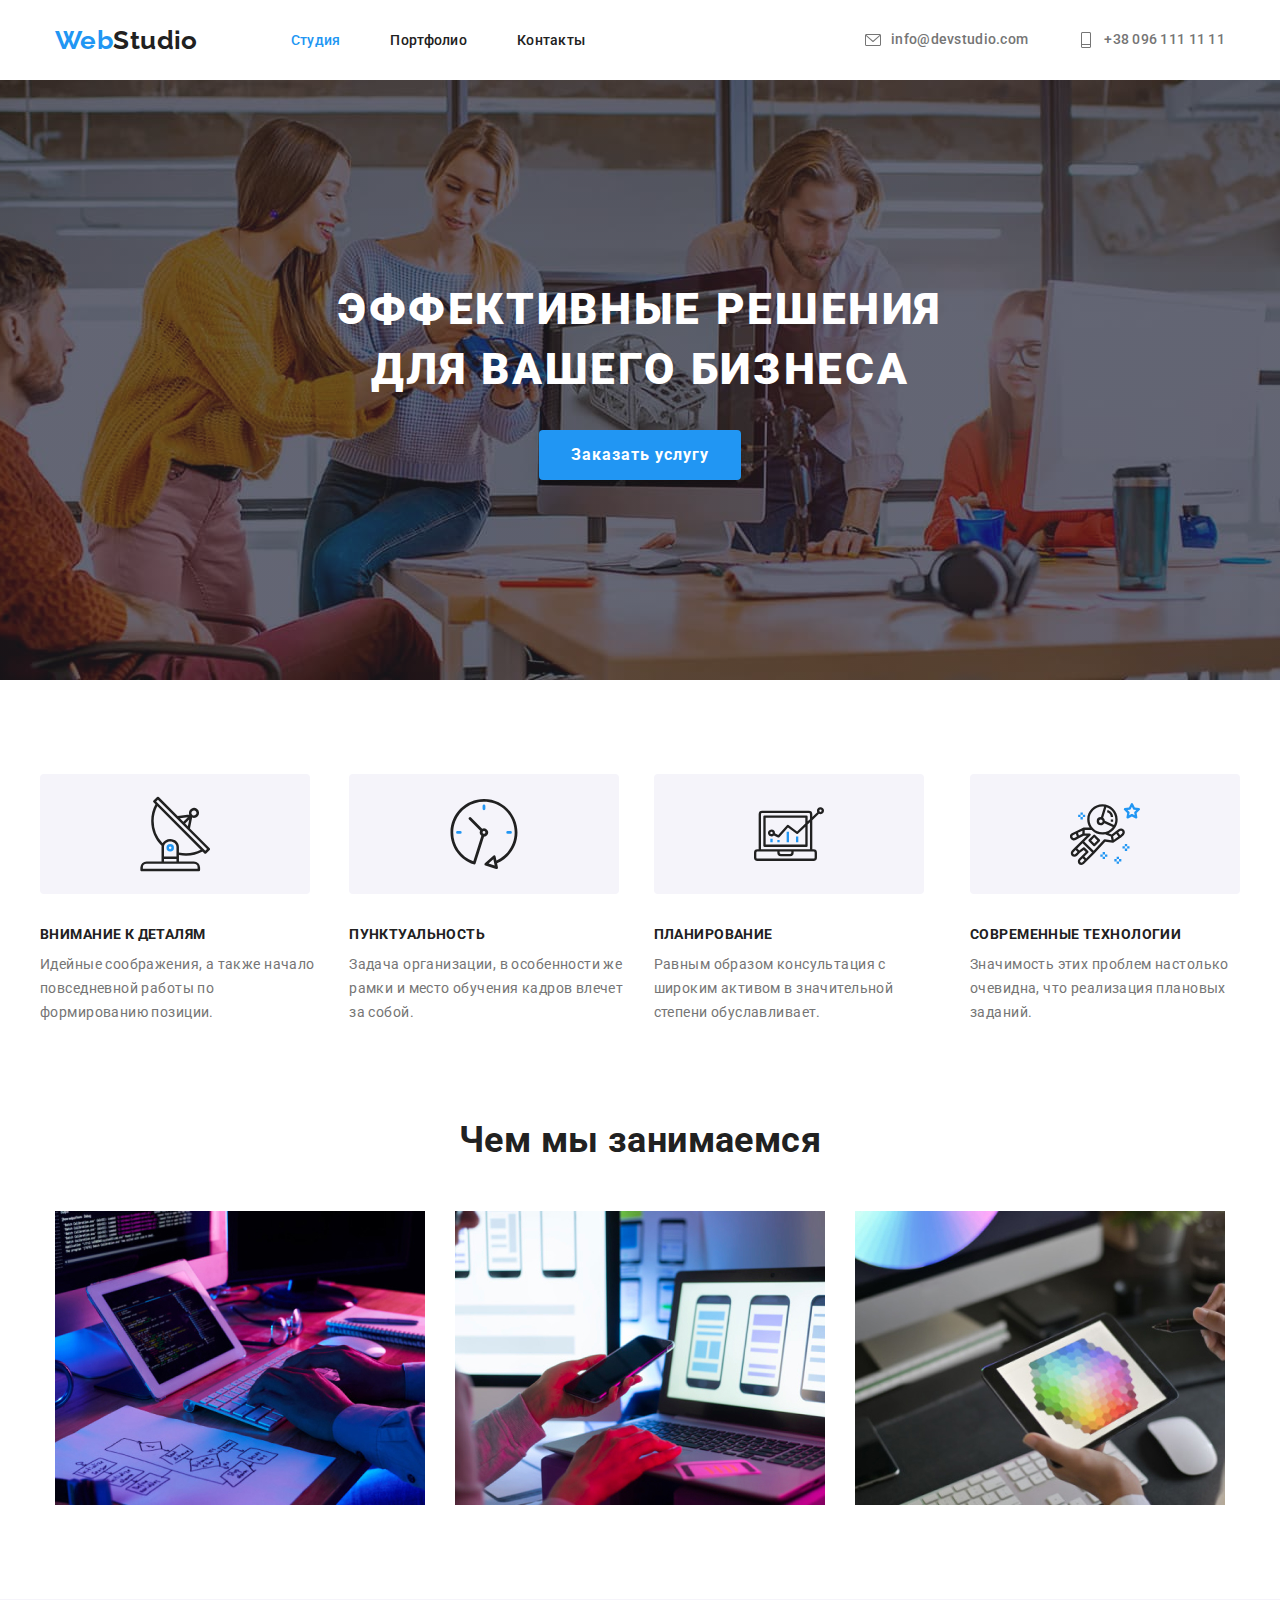
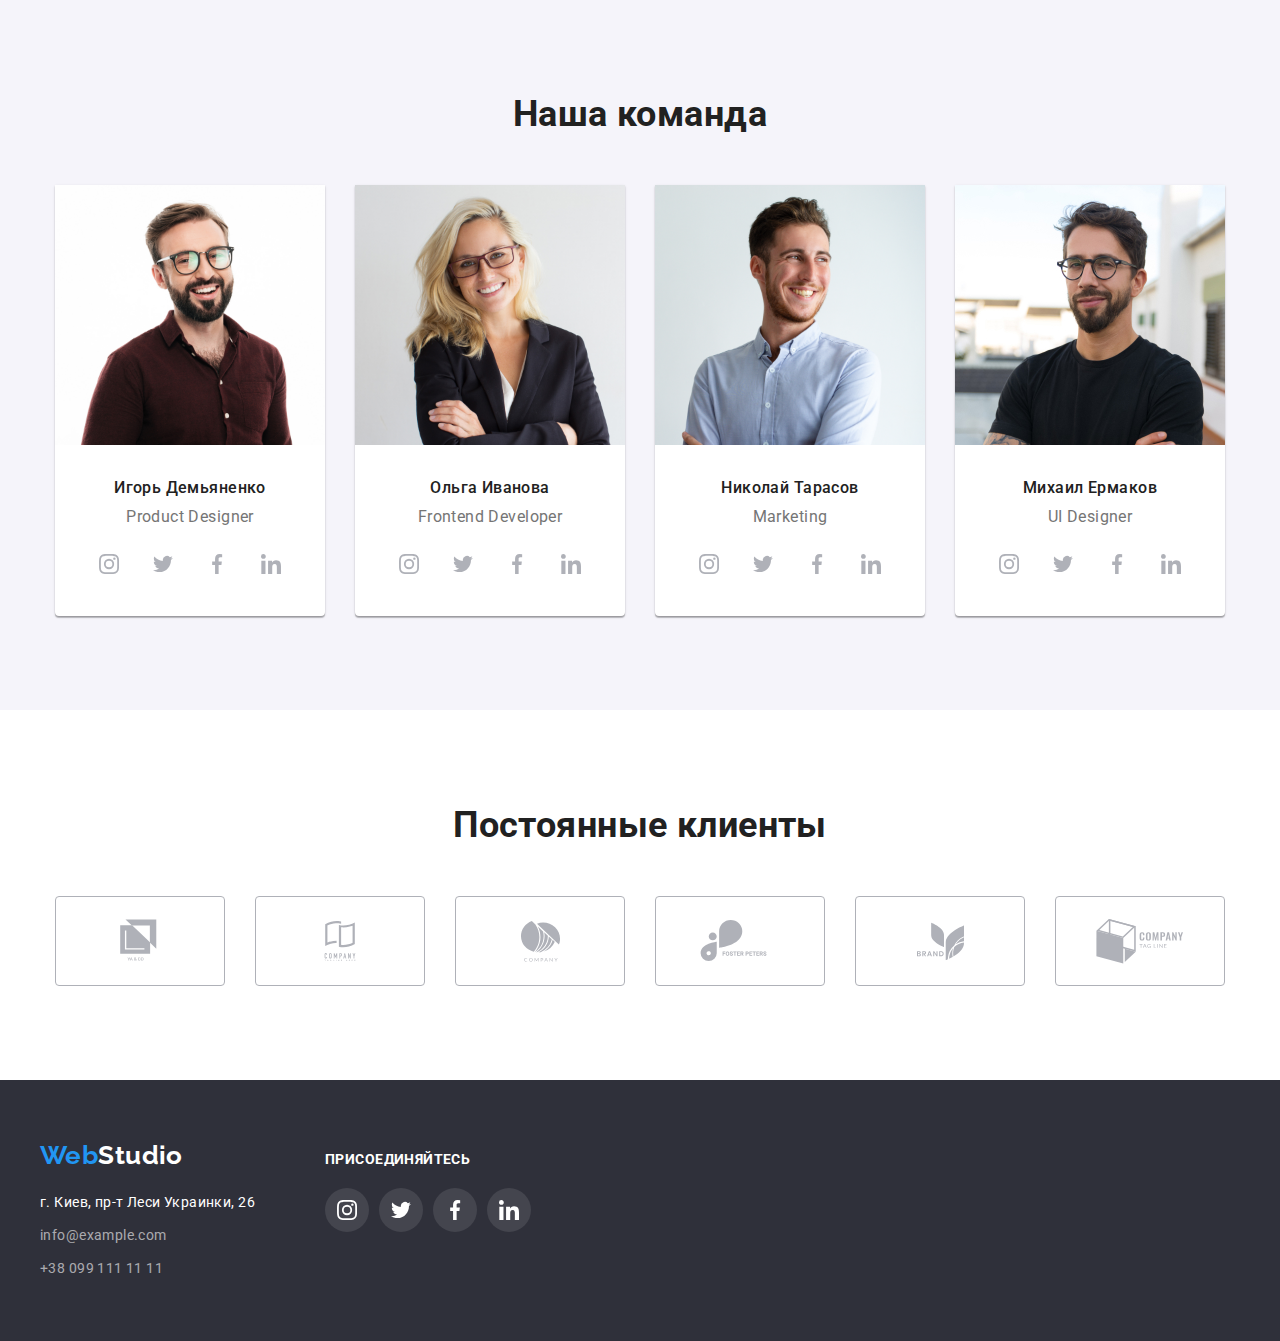
<file: index.html>
<!DOCTYPE html>
<html lang="ru">
<head>
    <meta charset="UTF-8">
    <meta name="viewport" content="width=device-width, initial-scale=1.0">
    <title>Студия</title>
    <link rel="stylesheet" href="https://cdnjs.cloudflare.com/ajax/libs/modern-normalize/0.7.0/modern-normalize.min.css">
    <link href="https://fonts.googleapis.com/css2?family=Raleway:wght@700&family=Roboto:wght@400;500;700;900&display=swap" rel="stylesheet">
    <link rel="stylesheet" href="./css/styles.css">
</head>
<body>
    <!--Шапка сайта-->
    <header class="page-header">
       <div class="container">
            <nav class="navigation">
                <a href="./index.html" lang="en" class="logo"><span>Web</span>Studio</a>
                <ul class="list site-nav">
                    <li class="site-nav-item"><a href="./index.html" class="link current">Студия</a></li>
                    <li class="site-nav-item"><a href="./portfolio.html" class="link">Портфолио</a></li>
                    <li class="site-nav-item"><a href="" class="link">Контакты</a></li>
                </ul> 
            </nav>

            <ul class="list auth-nav">
                <li class="auth-nav-item">
                    <a href="mailto:info@devstudio.com" class="link">
                        <svg class="icon-auth-nav" width="16" height="12">
                            <use href="./images/sprite.svg#icon-mail"></use>
                        </svg>
                        info@devstudio.com
                    </a>
                </li>
                <li class="auth-nav-item">
                    <a href="tel:380961111111" class="link">
                        <svg class="icon-auth-nav" width="10" height="16">
                            <use href="./images/sprite.svg#icon-tel"></use>
                        </svg>
                        +38 096 111 11 11
                    </a>
                </li> 
            </ul>
       </div>
    </header>

    <main>
        <!--Герой-->
        <section class="hero">
                <h1 class="hero-title">Эффективные решения <br> для вашего бизнеса</h1>
                <button type="button" class="button">Заказать услугу</button>
        </section>

        <!--Преимущество-->
        <section class="section feature">
            <div class="container">
                <h2 class="title section-title visually-hidden">Наши преимущества</h2>
                <ul class="feature-list">
                    <li class="list feature-list-item">
                        <svg class="icon-feature-list" width="270" height="120">
                            <use href="./images/sprite.svg#icon-feature1"></use>
                        </svg>
                        <h3 class="subtitle feature-title">Внимание к деталям</h3>
                        <p class="text section-item">Идейные соображения, а также начало повседневной работы по формированию позиции.</p>
                    </li>
                    <li class="list feature-list-item">
                        <svg class="icon-feature-list" width="270" height="120">
                            <use href="./images/sprite.svg#icon-feature2"></use>
                        </svg>
                        <h3 class="subtitle feature-title">Пунктуальность</h3>
                        <p class="text section-item">Задача организации, в особенности же рамки и место обучения кадров влечет за собой.</p>
                    </li>
                    <li class="list feature-list-item">
                        <svg class="icon-feature-list" width="270" height="120">
                            <use href="./images/sprite.svg#icon-feature3"></use>
                        </svg>
                        <h3 class="subtitle feature-title">Планирование</h3>
                        <p class="text section-item">Равным образом консультация с широким активом в значительной степени обуславливает.</p>
                    </li>
                    <li class="list feature-list-item">
                        <div>
                            <svg class="icon-feature-list" width="270" height="120">
                                <use href="./images/sprite.svg#icon-feature4"></use>
                            </svg>
                        </div>
                        <h3 class="subtitle feature-title">Современные технологии</h3>
                        <p class="text section-item">Значимость этих проблем настолько очевидна, что реализация плановых заданий.</p>
                    </li>
                </ul>
            </div> 
        </section>

        <!--Чем мы занимаемся-->
        <section class="section">
            <div class="container service">
                <h2 class="title section-title">Чем мы занимаемся</h2>
                <ul class="list service-list">
                    <li class="service-item">
                        <img src="./images/work1.jpg" alt="Десктопные приложения" width="370" class="service-img">
                    </li>
                    <li class="service-item"> 
                        <img src="./images/work2.jpg" alt="Мобильные приложения" width="370" class="service-img">
                    </li>
                    <li class="service-item">
                        <img src="./images/work3.jpg" alt="Дизайнерские решения" width="370" class="service-img">
                    </li>  
                </ul>
            </div>
        </section>

        <!--Наша команда-->
        <section class="section team">
            <div class="container">
                <h2 class="title section-title">Наша команда</h2>
                <ul class="list team-list">
                    <li class="team-card">
                        <img class="team-photo" src="./images/teamcard1.jpg" alt="Игорь Демьяненко фото" width="270">
                        <h3 class="subtitle">Игорь Демьяненко</h3>
                        <p lang="en" class="text section-item career">Product Designer</p>
                        <ul class="list social-link-list">
                            <li class="social-link-item">
                                <a href="" class="link link-button" aria-label="Ссылка на Instagram">
                                    <svg class="link-icon" width="20px" height="20px">
                                        <use href="./images/sprite.svg#icon-instagram"></use>
                                    </svg>
                                </a>
                            </li>
                            <li class="social-link-item">
                                <a href="" class="link link-button" aria-label="Ссылка на Twitter">
                                    <svg class="link-icon" width="20px" height="20px">
                                        <use href="./images/sprite.svg#icon-twitter"></use>
                                    </svg>
                                </a>
                            </li>
                            <li class="social-link-item">
                                <a href="" class="link link-button" aria-label="Ссылка на Facebook">
                                    <svg class="link-icon" width="20px" height="20px">
                                        <use href="./images/sprite.svg#icon-facebook"></use>
                                    </svg>
                                </a>
                            </li>
                            <li class="social-link-item">
                                <a href="" class="link link-button" aria-label="Ссылка на Linkedin">
                                    <svg class="link-icon" width="20px" height="20px">
                                        <use href="./images/sprite.svg#icon-linkedin"></use>
                                    </svg>
                                </a>
                            </li>
                        </ul>
                    </li>
                    <li class="team-card">
                        <img class="team-photo" src="./images/teamcard2.jpg" alt="Ольга Иванова фото" width="270">
                        <h3 class="subtitle">Ольга Иванова</h3>
                        <p lang="en" class="text section-item career">Frontend Developer</p>
                        <ul class="list social-link-list">
                            <li class="social-link-item">
                                <a href="" class="link link-button" aria-label="Ссылка на Instagram">
                                    <svg class="link-icon" width="20px" height="20px">
                                        <use href="./images/sprite.svg#icon-instagram"></use>
                                    </svg>
                                </a>
                            </li>
                            <li class="social-link-item">
                                <a href="" class="link link-button" aria-label="Ссылка на Twitter">
                                    <svg class="link-icon" width="20px" height="20px">
                                        <use href="./images/sprite.svg#icon-twitter"></use>
                                    </svg>
                                </a>
                            </li>
                            <li class="social-link-item">
                                <a href="" class="link link-button" aria-label="Ссылка на Facebook">
                                    <svg class="link-icon" width="20px" height="20px">
                                        <use href="./images/sprite.svg#icon-facebook"></use>
                                    </svg>
                                </a>
                            </li>
                            <li class="social-link-item">
                                <a href="" class="link link-button" aria-label="Ссылка на Linkedin">
                                    <svg class="link-icon" width="20px" height="20px">
                                        <use href="./images/sprite.svg#icon-linkedin"></use>
                                    </svg>
                                </a>
                            </li>
                        </ul>
                    </li>
                    <li class="team-card">
                        <img class="team-photo" src="./images/teamcard3.jpg" alt="Николай Тарасов фото" width="270">
                        <h3 class="subtitle">Николай Тарасов</h3>
                        <p lang="en" class="text section-item career">Marketing</p>
                        <ul class="list social-link-list">
                            <li class="social-link-item">
                                <a href="" class="link link-button" aria-label="Ссылка на Instagram">
                                    <svg class="link-icon" width="20px" height="20px">
                                        <use href="./images/sprite.svg#icon-instagram"></use>
                                    </svg>
                                </a>
                            </li>
                            <li class="social-link-item">
                                <a href="" class="link link-button" aria-label="Ссылка на Twitter">
                                    <svg class="link-icon" width="20px" height="20px">
                                        <use href="./images/sprite.svg#icon-twitter"></use>
                                    </svg>
                                </a>
                            </li>
                            <li class="social-link-item">
                                <a href="" class="link link-button" aria-label="Ссылка на Facebook">
                                    <svg class="link-icon" width="20px" height="20px">
                                        <use href="./images/sprite.svg#icon-facebook"></use>
                                    </svg>
                                </a>
                            </li>
                            <li class="social-link-item">
                                <a href="" class="link link-button" aria-label="Ссылка на Linkedin">
                                    <svg class="link-icon" width="20px" height="20px">
                                        <use href="./images/sprite.svg#icon-linkedin"></use>
                                    </svg>
                                </a>
                            </li>
                        </ul>
                    </li>
                    <li class="team-card">
                        <img class="team-photo" src="./images/teamcard4.jpg" alt="Михаил Ермаков фото" width="270">
                        <h3 class="subtitle">Михаил Ермаков</h3>
                        <p lang="en" class="text section-item career">UI Designer</p>
                        <ul class="list social-link-list">
                            <li class="social-link-item">
                                <a href="" class="link link-button" aria-label="Ссылка на Instagram">
                                    <svg class="link-icon" width="20px" height="20px">
                                        <use href="./images/sprite.svg#icon-instagram"></use>
                                    </svg>
                                </a>
                            </li>
                            <li class="social-link-item">
                                <a href="" class="link link-button" aria-label="Ссылка на Twitter">
                                    <svg class="link-icon" width="20px" height="20px">
                                        <use href="./images/sprite.svg#icon-twitter"></use>
                                    </svg>
                                </a>
                            </li>
                            <li class="social-link-item">
                                <a href="" class="link link-button" aria-label="Ссылка на Facebook">
                                    <svg class="link-icon" width="20px" height="20px">
                                        <use href="./images/sprite.svg#icon-facebook"></use>
                                    </svg>
                                </a>
                            </li>
                            <li class="social-link-item">
                                <a href="" class="link link-button" aria-label="Ссылка на Linkedin">
                                    <svg class="link-icon" width="20px" height="20px">
                                        <use href="./images/sprite.svg#icon-linkedin"></use>
                                    </svg>
                                </a>
                            </li>
                        </ul>
                    </li>
                </ul>
            </div>
        </section>

        <!-- Постоянные клиенты -->
        <section class="section-clients">
            <div class="container">
                <h2 class="title section-title">Постоянные клиенты</h2>
                <ul class="list client-list">
                    <li class="client-item">
                        <a href="" class="client-card">
                            <svg class="client-card-icon" width="44" height="49">
                                 <use href="./images/sprite.svg#icon-client1"></use>
                            </svg>
                        </a>
                    </li>
                    <li class="client-item">
                        <a href="" class="client-card">
                            <svg class="client-card-icon" width="40" height="52">
                                 <use href="./images/sprite.svg#icon-client2"></use>
                            </svg>
                        </a>
                    </li>
                    <li class="client-item">
                        <a href="" class="client-card">
                            <svg class="client-card-icon" width="41" height="43">
                                 <use href="./images/sprite.svg#icon-client3"></use>
                            </svg>
                        </a>
                    </li>
                    <li class="client-item">
                        <a href="" class="client-card">
                            <svg class="client-card-icon" width="80" height="42">
                                 <use href="./images/sprite.svg#icon-client4"></use>
                            </svg>
                        </a>
                    </li>
                    <li class="client-item">
                        <a href="" class="client-card">
                            <svg class="client-card-icon" width="59" height="47">
                                 <use href="./images/sprite.svg#icon-client5"></use>
                            </svg>
                        </a>
                    </li>
                    <li class="client-item">
                        <a href="" class="client-card">
                            <svg class="client-card-icon" width="88" height="45">
                                 <use href="./images/sprite.svg#icon-client6"></use>
                            </svg>
                        </a>
                    </li>
                </ul>
            </div>
        </section>

    </main>

  <!--футер-->
     <footer class="page-footer">
         <div class="container">
            <div class="section-address">
                <a href="index.html" lang="en" class="logo"><span>Web</span>Studio</a>
                <address class="address">
                    <p class="location">г. Киев, пр-т Леси Украинки, 26</p>
                    <ul class="list footer-auth-nav">
                        <li class="footer-auth-nav-item">
                            <a href="mailto:info@example.com" class="link">info@example.com</a>
                        </li>
                        <li class="footer-auth-nav-item">
                            <a href="tel:380991111111" class="link">+38 099 111 11 11</a>
                        </li>
                    </ul>
                </address>  
             </div>   
             <div class="section-subscription">
                 <h3 class="subtitle footer-title">Присоединяйтесь</h3>
                 <ul class="list social-link-list footer-links">
                    <li class="social-link-item">
                        <a href="" class="link link-button footer-link-button" aria-label="Ссылка на Instagram">
                            <svg class="link-icon" width="20px" height="20px">
                                <use href="./images/sprite.svg#icon-instagram"></use>
                            </svg>
                        </a>
                    </li>
                    <li class="social-link-item">
                        <a href="" class="link link-button footer-link-button" aria-label="Ссылка на Twitter">
                            <svg class="link-icon" width="20px" height="20px">
                                <use href="./images/sprite.svg#icon-twitter"></use>
                            </svg>
                        </a>
                    </li>
                    <li class="social-link-item">
                        <a href="" class="link link-button footer-link-button" aria-label="Ссылка на Facebook">
                            <svg class="link-icon" width="20px" height="20px">
                                <use href="./images/sprite.svg#icon-facebook"></use>
                            </svg>
                        </a>
                    </li>
                    <li class="social-link-item">
                        <a href="" class="link link-button footer-link-button" aria-label="Ссылка на Linkedin">
                            <svg class="link-icon" width="20px" height="20px">
                                <use href="./images/sprite.svg#icon-linkedin"></use>
                            </svg>
                        </a>
                    </li>
                 </ul>
             </div>  
         </div>
    </footer>
</body>
</html>
</file>
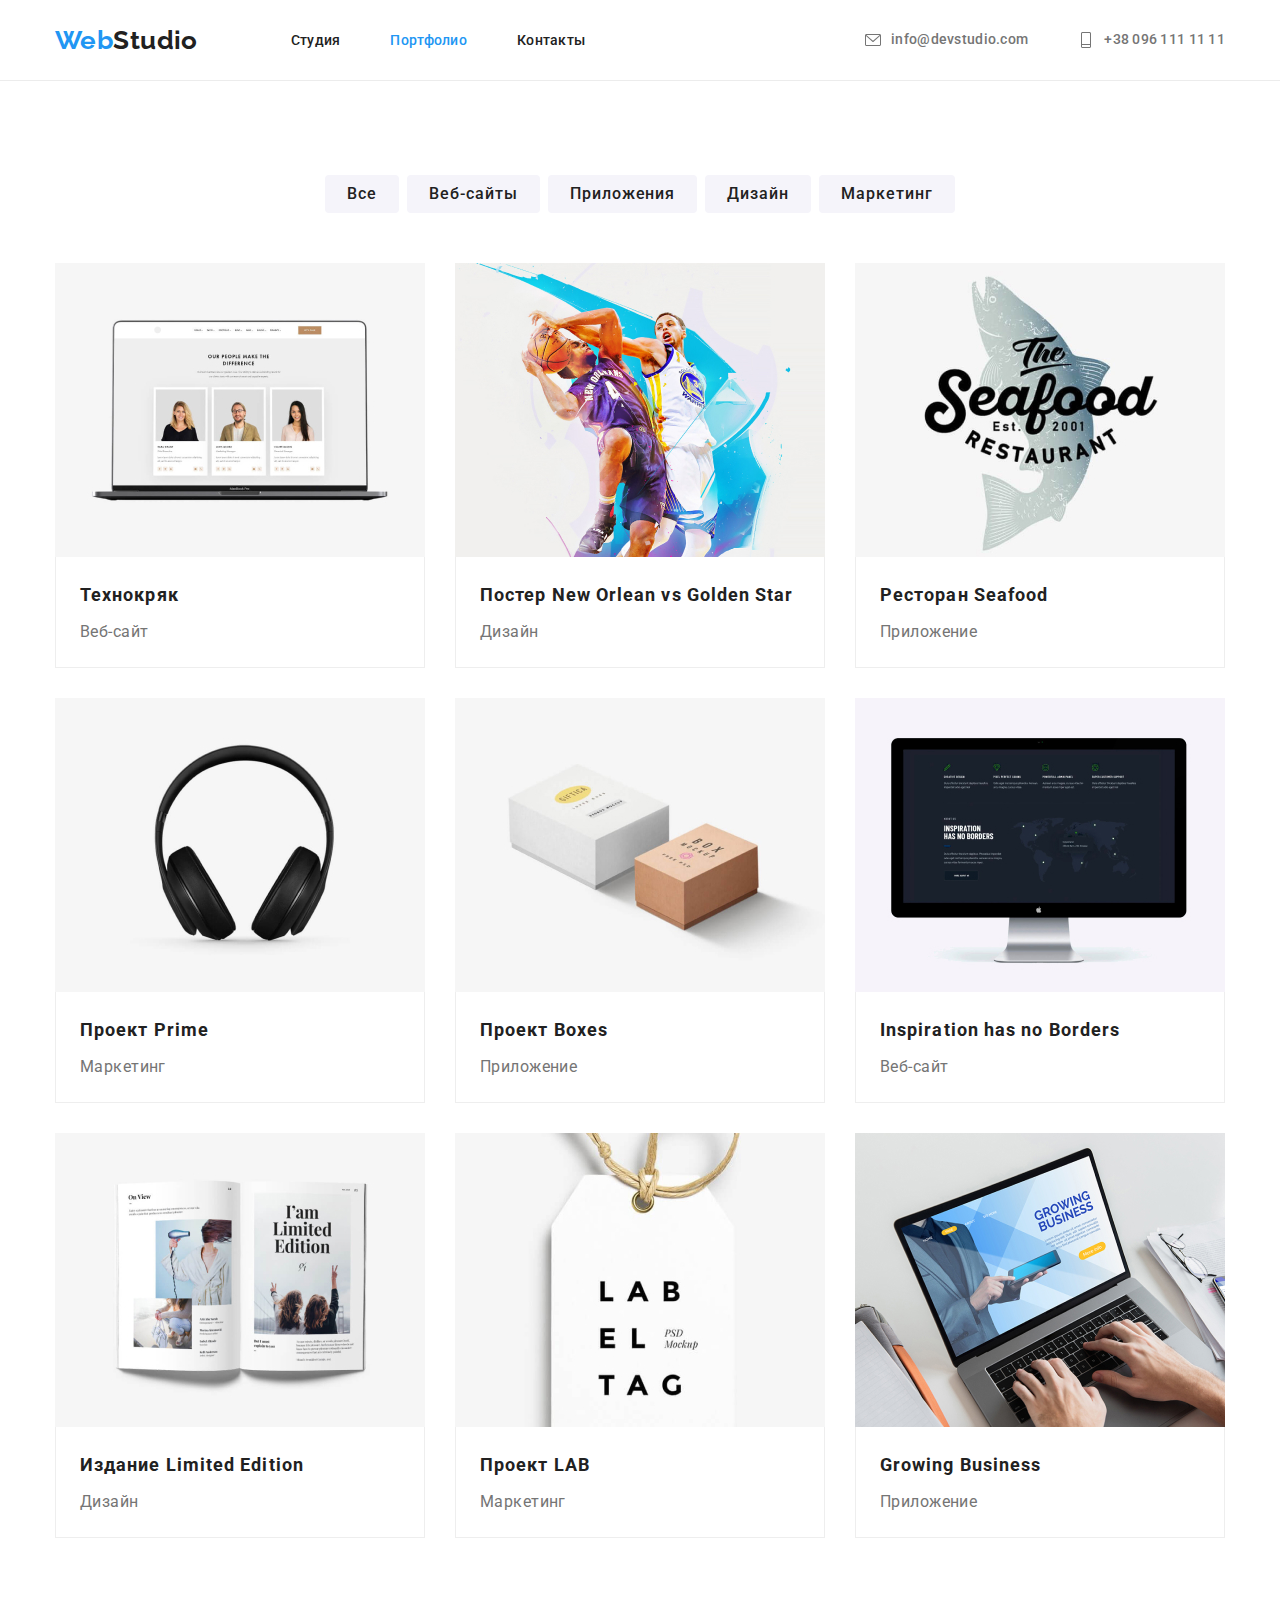
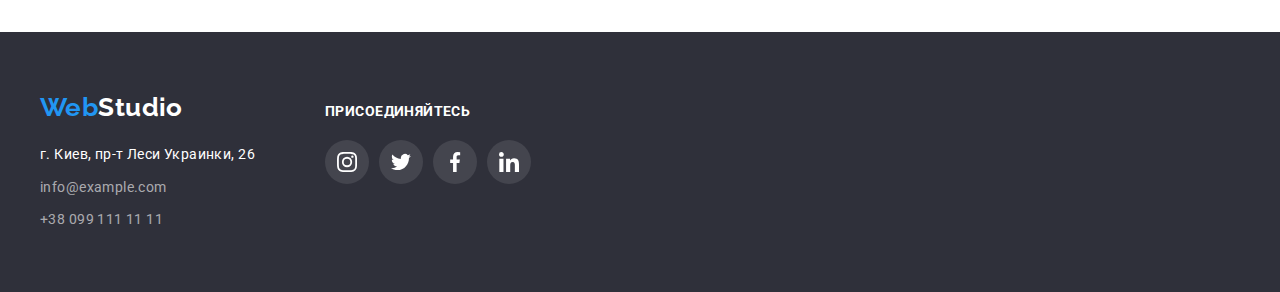
<file: portfolio.html>
<!DOCTYPE html>
<html lang="ru">
<head>
    <meta charset="UTF-8">
    <meta name="viewport" content="width=device-width, initial-scale=1.0">
    <title>Портфолио</title>
    <link rel="stylesheet" href="https://cdnjs.cloudflare.com/ajax/libs/modern-normalize/0.7.0/modern-normalize.min.css">
    <link href="https://fonts.googleapis.com/css2?family=Raleway:wght@700&family=Roboto:wght@400;500;700;900&display=swap" rel="stylesheet">
    <link rel="stylesheet" href="./css/styles.css">
</head>
<body>
    <!--Шапка сайта-->
    <header class="page-header">
        <div class="container">
             <nav class="navigation">
                 <a href="./index.html" lang="en" class="logo"><span>Web</span>Studio</a>
                 <ul class="list site-nav">
                     <li class="site-nav-item"><a href="./index.html" class="link">Студия</a></li>
                     <li class="site-nav-item"><a href="./portfolio.html" class="link current">Портфолио</a></li>
                     <li class="site-nav-item"><a href="" class="link">Контакты</a></li>
                 </ul> 
             </nav>
 
             <ul class="list auth-nav">
                <li class="auth-nav-item">
                    <a href="mailto:info@devstudio.com" class="link">
                        <svg class="icon-auth-nav" width="16" height="12">
                            <use href="./images/sprite.svg#icon-mail"></use>
                        </svg>
                        info@devstudio.com
                    </a>
                </li>
                <li class="auth-nav-item">
                    <a href="tel:380961111111" class="link">
                        <svg class="icon-auth-nav" width="10" height="16">
                            <use href="./images/sprite.svg#icon-tel"></use>
                        </svg>
                        +38 096 111 11 11
                    </a>
                </li> 
             </ul>
        </div>
     </header>

    <main>
        <section class="page-portfolio">
            <div class="container">
                <h1 class="visually-hidden">Наши работы</h1>

                <!-- Кнопки-фильтр -->
                <ul class="filter list">
                    <li class="filter-item"><button type="button" class="button">Все</button></li>
                    <li class="filter-item"><button type="button" class="button">Веб-сайты</button></li>
                    <li class="filter-item"><button type="button" class="button">Приложения</button></li>
                    <li class="filter-item"><button type="button" class="button">Дизайн</button></li>
                    <li class="filter-item"><button type="button" class="button">Маркетинг</button></li>
                </ul>
         
                <!-- Галерея -->
                <ul class="portfolio list">
                    <li class="portfolio-item">
                        <a href="" class="link">
                            <img src="./images/portfolio1.jpg" alt="Технокряк" class="poster" width="370" height="294">
                            <div class="portfolio-card">
                                <h2 class="title">Технокряк</h2>
                                 <p class="text">Веб-сайт</p>
                            </div>
                          </a>
                    </li>
                    <li class="portfolio-item">
                        <a href="" class="link">
                            <img src="./images/portfolio2.jpg" alt="Постер New Orlean vs Golden Star" class="poster" width="370" height="294">
                            <div class="portfolio-card">
                                <h2 class="title">Постер New Orlean vs Golden Star</h2>
                                <p class="text">Дизайн</p>
                            </div>
                        </a>
                    </li>
                    <li class="portfolio-item">
                        <a href="" class="link">
                            <img src="./images/portfolio3.jpg" alt="Ресторан Seafood" class="poster" width="370" height="294">
                            <div class="portfolio-card">
                                <h2 class="title">Ресторан Seafood</h2>
                                <p class="text">Приложение</p>
                            </div>
                        </a>
                    </li>
                    <li class="portfolio-item">
                        <a href="" class="link">
                            <img src="./images/portfolio4.jpg" alt="Проект Prime" class="poster" width="370" height="294">
                            <div class="portfolio-card">
                                <h2 class="title">Проект Prime</h2>
                                <p class="text">Маркетинг</p>
                            </div>
                        </a>
                    </li>
                    <li class="portfolio-item">
                        <a href="" class="link">
                            <img src="./images/portfolio5.jpg" alt="Проект Boxes" class="poster" width="370" height="294">
                            <div class="portfolio-card">
                                <h2 class="title">Проект Boxes</h2>
                                <p class="text">Приложение</p>
                            </div>
                        </a>
                    </li>
                    <li class="portfolio-item">
                        <a href="" class="link">
                            <img src="./images/portfolio6.jpg" alt="Inspiration has no Borders" class="poster" width="370" height="294">
                            <div class="portfolio-card">
                                <h2 class="title" lang="en">Inspiration has no Borders</h2>
                                <p class="text">Веб-сайт</p>
                            </div>
                        </a>
                    </li>
                    <li class="portfolio-item">
                        <a href="" class="link">
                            <img src="./images/portfolio7.jpg" alt="Издание Limited Edition" class="poster" width="370" height="294">
                            <div class="portfolio-card">
                                <h2 class="title">Издание Limited Edition</h2>
                                <p class="text">Дизайн</p>
                            </div>
                        </a>
                    </li>
                    <li class="portfolio-item">
                        <a href="" class="link">
                            <img src="./images/portfolio8.jpg" alt="Проект LAB" class="poster" width="370" height="294">
                            <div class="portfolio-card">
                                <h2 class="title">Проект LAB</h2>
                                <p class="text">Маркетинг</p>
                            </div>
                        </a>
                    </li>
                    <li class="portfolio-item">
                        <a href="" class="link">
                            <img src="./images/portfolio9.jpg" alt="Growing Business" class="poster" width="370" height="294">
                            <div class="portfolio-card">
                                <h2 class="title" lang="en">Growing Business</h2>
                                <p class="text">Приложение</p>
                            </div>
                        </a>
                    </li>
                </ul>
            </div>
        </section>   
    </main>

     <!--футер-->
     <footer class="page-footer">
        <div class="container">
           <div class="section-address">
               <a href="index.html" lang="en" class="logo"><span>Web</span>Studio</a>
               <address class="address">
                   <p class="location">г. Киев, пр-т Леси Украинки, 26</p>
                   <ul class="list footer-auth-nav">
                       <li class="footer-auth-nav-item">
                           <a href="mailto:info@example.com" class="link">info@example.com</a>
                       </li>
                       <li class="footer-auth-nav-item">
                           <a href="tel:380991111111" class="link">+38 099 111 11 11</a>
                       </li>
                   </ul>
               </address>  
            </div>   
            <div class="section-subscription">
                <h3 class="subtitle footer-title">Присоединяйтесь</h3>
                <ul class="list social-link-list footer-links">
                   <li class="social-link-item">
                       <a href="" class="link link-button footer-link-button" aria-label="Ссылка на Instagram">
                           <svg class="link-icon" width="20px" height="20px">
                               <use href="./images/sprite.svg#icon-instagram"></use>
                           </svg>
                       </a>
                   </li>
                   <li class="social-link-item">
                       <a href="" class="link link-button footer-link-button" aria-label="Ссылка на Twitter">
                           <svg class="link-icon" width="20px" height="20px">
                               <use href="./images/sprite.svg#icon-twitter"></use>
                           </svg>
                       </a>
                   </li>
                   <li class="social-link-item">
                       <a href="" class="link link-button footer-link-button" aria-label="Ссылка на Facebook">
                           <svg class="link-icon" width="20px" height="20px">
                               <use href="./images/sprite.svg#icon-facebook"></use>
                           </svg>
                       </a>
                   </li>
                   <li class="social-link-item">
                       <a href="" class="link link-button footer-link-button" aria-label="Ссылка на Linkedin">
                           <svg class="link-icon" width="20px" height="20px">
                               <use href="./images/sprite.svg#icon-linkedin"></use>
                           </svg>
                       </a>
                   </li>
                </ul>
            </div>  
        </div>
   </footer>
</body>
</html>
</file>
<file: css/styles.css>
html{
    box-sizing: border-box;
}

*
*::after,
*::before{
    box-sizing: inherit;
}

:root{
    --primary-text-color: #212121;
    --secondary-text-color: #757575;
    --accent-color: #2196F3;
    --primary-background-color: #ffffff;
    --secondary-background-color: #2F303A;
    --accessorial-background-color: #F5F4FA;
    --title-text-color: #ffffff;
    --background-icon: #AFB1B8;
}

body{
    background-color: var(--primary-background-color);
    color: var(--primary-text-color);
    font-family: 'Roboto', sans-serif;
    font-size: 14px;
    font-weight: 400;
    letter-spacing: 0.03em;
}

.list{
    padding: 0;
    margin: 0;
    list-style: none;
}

.link{
    text-decoration: none;
}

.container{
    width: 1200px;
	margin-left: auto;
	margin-right: auto;
	padding-left: 15px;
    padding-right: 15px;
}

.page-header .container{
    display: flex;
    align-items: center;
    justify-content: flex-end;
}

/* Логотип */

.logo{
    font-family: 'Raleway', sans-serif;
    color: var(--primary-text-color);
    font-weight: 700;
	font-size: 26px;
    line-height: 1.19;
    text-decoration: none;
    padding-top: 24px;
    padding-bottom: 24px;
}

.logo > span{
    color: var(--accent-color);
}

/* Навигация */

.site-nav{
    display: flex;
    align-items: center;
    margin-left: 93px;
}

.auth-nav{
    display: flex;
}

.site-nav-item:not(:last-child),
.auth-nav-item:not(:last-child){
    margin-right: 50px;
}

.site-nav .link,
.auth-nav .link{
    font-weight: 500;
    line-height: 1.14;
    letter-spacing: 0.02em;
}

.site-nav .link{ 
    color: var(--primary-text-color);
}

.auth-nav .link{
    color: var(--secondary-text-color);
    display: flex;
}

.icon-auth-nav{
    margin-right: 10px;
	width: 16px;
    height: 16px;
    fill: currentColor;
}

.site-nav .link,
.auth-nav .link{
    padding: 32px 0px;
}

.link:hover,
.link:focus,
.link:active,
.site-nav .link.current,
.page-footer .link:hover,
.page-footer .link:focus,
.page-footer .link:active{
    color: var(--accent-color);
}

.navigation{
    display: flex;
    margin-right: auto;
}

/* Hero */

.hero{
    background-color: var(--secondary-background-color);
    background-image: linear-gradient(rgba(47, 48, 58, 0.4), rgba(47, 48, 58, 0.4)), url(../images/hero.jpg);
    background-repeat: no-repeat;
    background-position: center;
    background-size: cover;
    text-align: center;
    height: 600px;
    max-width: 1600px;
    margin-left: auto;
    margin-right: auto;
    display: flex;
    flex-direction: column;
    align-items: center;
    justify-content: center;
}

.hero-title{
    color: var(--title-text-color);
    font-weight: 900;
    font-size: 44px;
    line-height: 1.36;
    letter-spacing: 0.06em;
    text-transform: uppercase;
    margin: 0px 0px 30px;
}

.button{
    color: var(--title-text-color);
    background-color: var(--accent-color);
    font-weight: 700;
    font-size: 16px;
    line-height: 1.87;
    letter-spacing: 0.06em;
}

.hero .button{
    box-shadow: 0px 4px 4px rgba(0, 0, 0, 0.15);
    border-radius: 4px;
    border: none;
    padding: 10px 32px;
}

/* Секция преимущество */

.section-title{
    font-weight: 700;
    font-size: 36px;
    line-height: 1.17;
    text-align: center;
}

.visually-hidden {
	position: absolute;
	width: 1px;
	height: 1px;
	margin: -1px;
	border: 0;
	padding: 0;
	clip: rect(0 0 0 0);
	overflow: hidden;
}

.icon-feature-list{
    background: var(--accessorial-background-color);
    padding-left: 100px;
    padding-right: 100px;
    margin-bottom: 30px;
    border-radius: 4px;
}

.feature-title,
.footer-title{
    font-weight: 700;
    font-size: 14px;
    line-height: 1.14;
    text-transform: uppercase;
}

.section-item{
    color: var(--secondary-text-color);
    line-height: 1.71;
    margin: 0;
}

.feature .container{
    padding: 94px 0px 94px;
}

.feature-list{
    display: flex;
    padding: 0;
    margin: 0;
}

.feature-list-item:not(:last-child),
.service-item:not(:last-child){
    margin-right: 30px;
}

.feature-list-item{
    width: calc((100%-3*30)/4);
}

.subtitle{
    margin-top: 0;
    margin-bottom: 10px;
}
/* Чем мы занимаемся */

.service-list{
    display: flex;
    margin-bottom: 94px;
}

.section-title{
    margin: 0px 0px 50px;
}

.service-item .service-img{
    display: block;
}

/* Секция -наша команда */

.team{
    background-color: var(--accessorial-background-color);
    padding: 94px 0px;
}

.team-card{
    background-color: var(--primary-background-color);
    box-shadow: 0px 1px 3px rgba(0, 0, 0, 0.12), 0px 1px 1px rgba(0, 0, 0, 0.14), 0px 2px 1px rgba(0, 0, 0, 0.2);
    border-radius: 0px 0px 4px 4px;
    text-align: center;
}

.team-card:not(:last-child){
    margin-right: 30px;
}

.team-list{
    display: flex;
    flex-wrap: wrap;
}

.team-photo{
    margin-bottom: 30px;
}

.team-card  .subtitle{
    font-weight: 500;
}

.team .section-item{
    margin: 0px 0px 16px;
}

.team-card .subtitle,
.team-card .career{
    font-size: 16px;
    line-height: 1.19;
    text-align: center;
}

/* Ссылки на соцсети */

.social-link-list{
    display: flex;
    justify-content: center;
    margin-bottom: 30px;

}

.link-button{
    display: flex;
    justify-content: center;
    align-items: center;
    width: 44px;
    height: 44px;
    border: transparent;
    border-radius: 50%;
}

.footer-link-button{
    background: rgba(255, 255, 255, 0.1);
}

.link-button:hover{
    background-color: var(--accent-color);
}

.footer-link-button .link-icon,
.link-button:hover .link-icon{
    fill: var(--title-text-color);
}

.social-link-item:not(:last-child){
    margin-right: 10px;
}

.link-icon{
    width: 20px;
    height: 20px;
    fill: var(--background-icon);
}

/* Постоянные клиенты */

.section-clients{
padding: 94px 0px;   
}

.client-list{
    display: flex;
    justify-content: center;
}

.client-list .client-item:not(:last-child){
    margin-right: 30px;
}

.client-card{
    display: flex;
    justify-content: center;
    align-items: center;
    width: 170px;
    height: 90px;
    border: 1px solid var(--background-icon);
    border-radius: 4px;
}

.client-card-icon{
    fill: var(--background-icon);
}

.client-card:hover .client-card-icon{
    fill: var(--accent-color);
}

.client-card:hover{
    border: 1px solid var(--accent-color);
}

/* Футер */

.page-footer{
    background-color: var(--secondary-background-color);
}

.page-footer .container{
    display: flex;
    padding: 60px 0px;
}
 
.page-footer .logo{
    display: inline-block;
    margin-bottom: 20px;
    padding: 0;
    color: var(--title-text-color);
}

.page-footer .address{
    font-style: normal;
    line-height: 1.71;
    color: var(--title-text-color);
}

.footer-auth-nav .link{
    display: inline-block;
    line-height: 1.71;
    color: rgba(255, 255, 255, 0.6);
}
.footer-auth-nav-item{
    margin-top: 9px;
}

.location,
.footer-links,
.portfolio-card .text,
.portfolio-item .link{
    margin: 0;  
}

.footer-title{
    color: var(--title-text-color);
    margin-top: 12px;
    margin-bottom: 20px;
}

.section-address{
    margin-right: 70px;
}

/* ПОРТФОЛИО */

/* Кнопки */

.filter .button{
    font-family: 'Roboto', sans-serif;
    font-weight: 500;
    font-size: 16px;
    line-height: 1.62;
    text-align: center;
    color: var(--primary-text-color);
    background-color: var(--accessorial-background-color);
    border-radius: 4px;
    border: none;
    padding: 6px 22px;
    cursor: pointer;
}

.filter-item:not(:last-child){
    margin-right: 8px;
}

.filter.list{
    display: flex;
    justify-content: center;
}

.filter .button:hover,
.filter .button:active,
.filter .button:focus{
    background-color: var(--accent-color);
    color: var(--title-text-color);
    box-shadow: 0px 3px 1px rgba(0, 0, 0, 0.1), 0px 1px 2px rgba(0, 0, 0, 0.08), 0px 2px 2px rgba(0, 0, 0, 0.12);
}

/* Галерея */

.portfolio-item{
    background: var(--primary-background-color);
    margin-right: 30px;
    margin-bottom: 30px;
    width: calc((1170px-2*30px)/3);
}

.portfolio-item:nth-child(3n){
    margin-right: 0;
}

.portfolio-item:nth-last-child(-n+3){
    margin-bottom: 0;
}

.portfolio-item:hover{
    box-shadow: 0px 1px 1px rgba(0, 0, 0, 0.12), 0px 4px 4px rgba(0, 0, 0, 0.06), 1px 4px 6px rgba(0, 0, 0, 0.16);
}

.poster{
    display: block;
    max-width: 100%;
    height: auto;
}

.portfolio .title{
    color: var(--primary-text-color);
    font-weight: 700;
    font-size: 18px;
    line-height: 2;
    letter-spacing: 0.06em;
}

.portfolio .text{
    color: var(--secondary-text-color);
    font-size: 16px;
    line-height: 1.87;
}

.page-portfolio{
    padding: 94px 0px;
    border-top: 1px solid #ECECEC;;
}

.portfolio.list{
    display: flex;
    flex-wrap: wrap;
    margin-top: 50px;
}

.portfolio-card{
    padding: 20px 24px;
    border-right: 1px solid #eeeeee;
	border-bottom: 1px solid #eeeeee;
	border-left: 1px solid #eeeeee;
}

.portfolio-card .title{
    margin-top: 0;
    margin-bottom: 4px;
}
</file>
